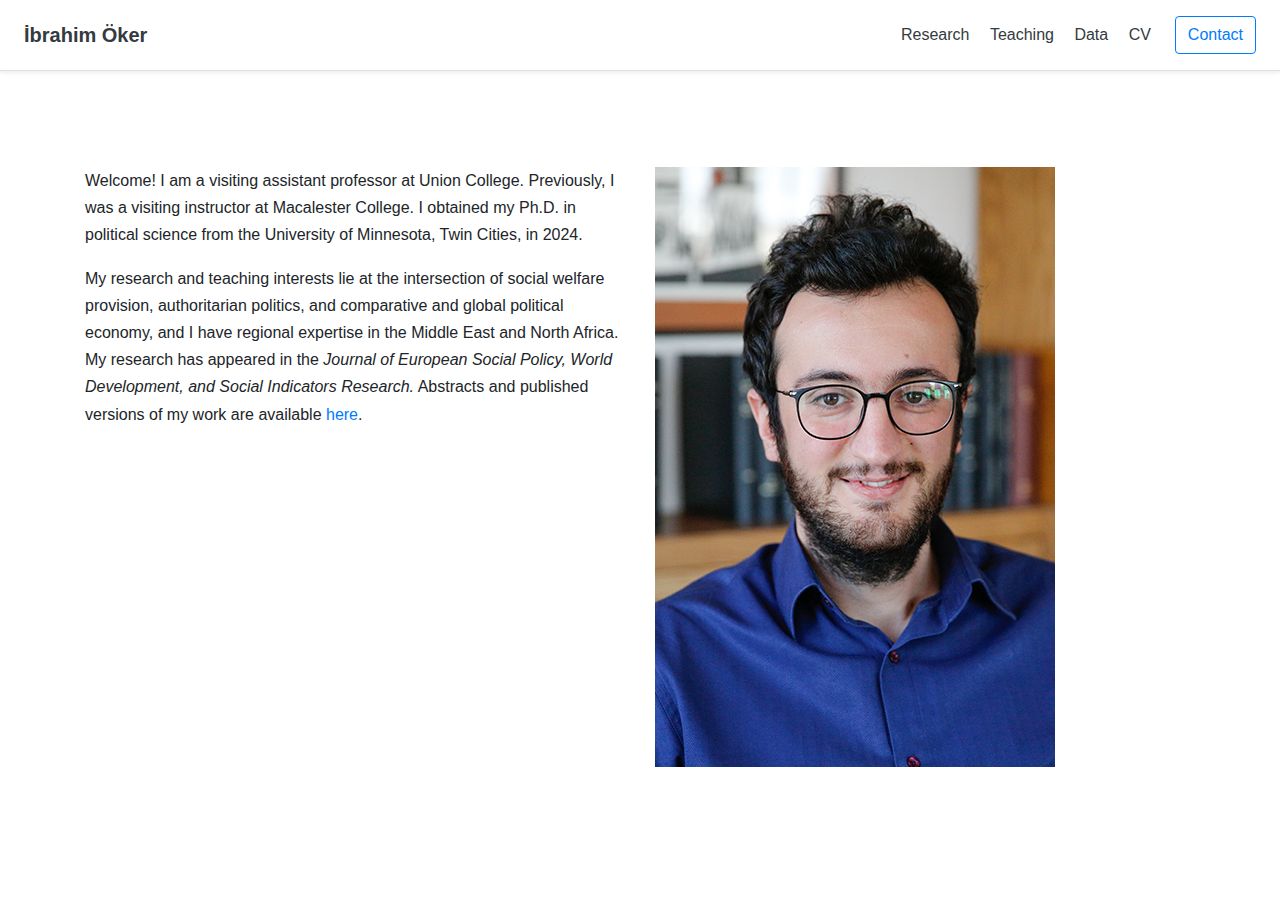
<file: index.html>
<!DOCTYPE html>
<html lang="en">  
<head>
    <meta charset="UTF-8">
    <meta http-equiv="X-UA-Compatible" content="IE=edge">
    <title>Ibrahimoker.com</title>
    <meta name="viewport" content="width=device-width, initial-scale=1">
    <link rel="stylesheet" href="https://cdn.jsdelivr.net/npm/bootstrap@4.6.0/dist/css/bootstrap.min.css">
    <!--test-->

    <link rel="stylesheet" href="assets/main.css">
    <link data-n-head="ssr" rel="shortcut icon" href="/assets/i.ico" type="image/x-icon">
    <link data-n-head="ssr" rel="icon" href="/assets/i.ico" type="image/x-icon">
    <meta name="robots" content="index, follow">
    <meta name="description" content="ibrahim oker, social welfare, middle east">

    <!-- Google tag (gtag.js) -->
    <script async src="https://www.googletagmanager.com/gtag/js?id=G-LSEZJ55XEH"></script>
    <script>
    window.dataLayer = window.dataLayer || [];
    function gtag(){dataLayer.push(arguments);}
    gtag('js', new Date());

    gtag('config', 'G-LSEZJ55XEH');
    </script>

    <script type="application/ld+json">
        {
            "@context": "https://schema.org",
            "@graph": [
            {
                "@type": "WebSite",
                "@id": "https://ibrahimoker.com/",
                "url": "https://ibrahimoker.com/",
                "name": "Ibrahim Oker",
                "description": "Visiting Assistant Professor at Union College",
                "inLanguage": "en"
            }
            ]
        }
    </script>
</head>
<body>

    <div class="d-flex flex-column flex-md-row align-items-center p-3 px-md-4 mb-3 bg-white border-bottom shadow-sm">
        <h5 class="my-0 mr-md-auto font-weight-bold"><a href="./index.html" class="text-dark">İbrahim Öker</a></h5>
        <nav class="my-2 my-md-0 mr-md-3">
            <a class="p-2 text-dark" href="./research.html">Research</a>
            <a class="p-2 text-dark" href="./teaching.html">Teaching</a>
            <a class="p-2 text-dark" href="./data.html">Data</a>
            <a class="p-2 text-dark" href="./pdf/Ibrahim_Oker_CV.pdf" target="_blank">CV</a>
        </nav>
        <a class="btn btn-outline-primary" href="./contact.html">Contact</a>
    </div>

    <div class="container page-wrapper mt-5 pt-5">
        <div class="row">
            <div class="col">
                <p>Welcome! I am a visiting assistant professor at Union College. Previously, I was a visiting instructor at Macalester College. I obtained my Ph.D. in political science from the University of Minnesota, Twin Cities, in 2024.
                    
                </p>
                    <p> 
                        My research and teaching interests lie at the intersection of social welfare provision, authoritarian politics, and comparative and global political economy, and I have regional expertise in the Middle East and North Africa. My research has appeared in the <i>Journal of European Social Policy, World Development, and Social Indicators Research.</i> 
                     
                    Abstracts and published versions of my work are available <a href="research.html">here</a>.

                
                </p>
  
          
            </div>
            <div class="col">
                <img src="assets/ibo-new.png" title="ibrahim öker" class="img-fluid" alt="">
            </div>
        </div>
    </div>
 
</body>
</html>
</file>
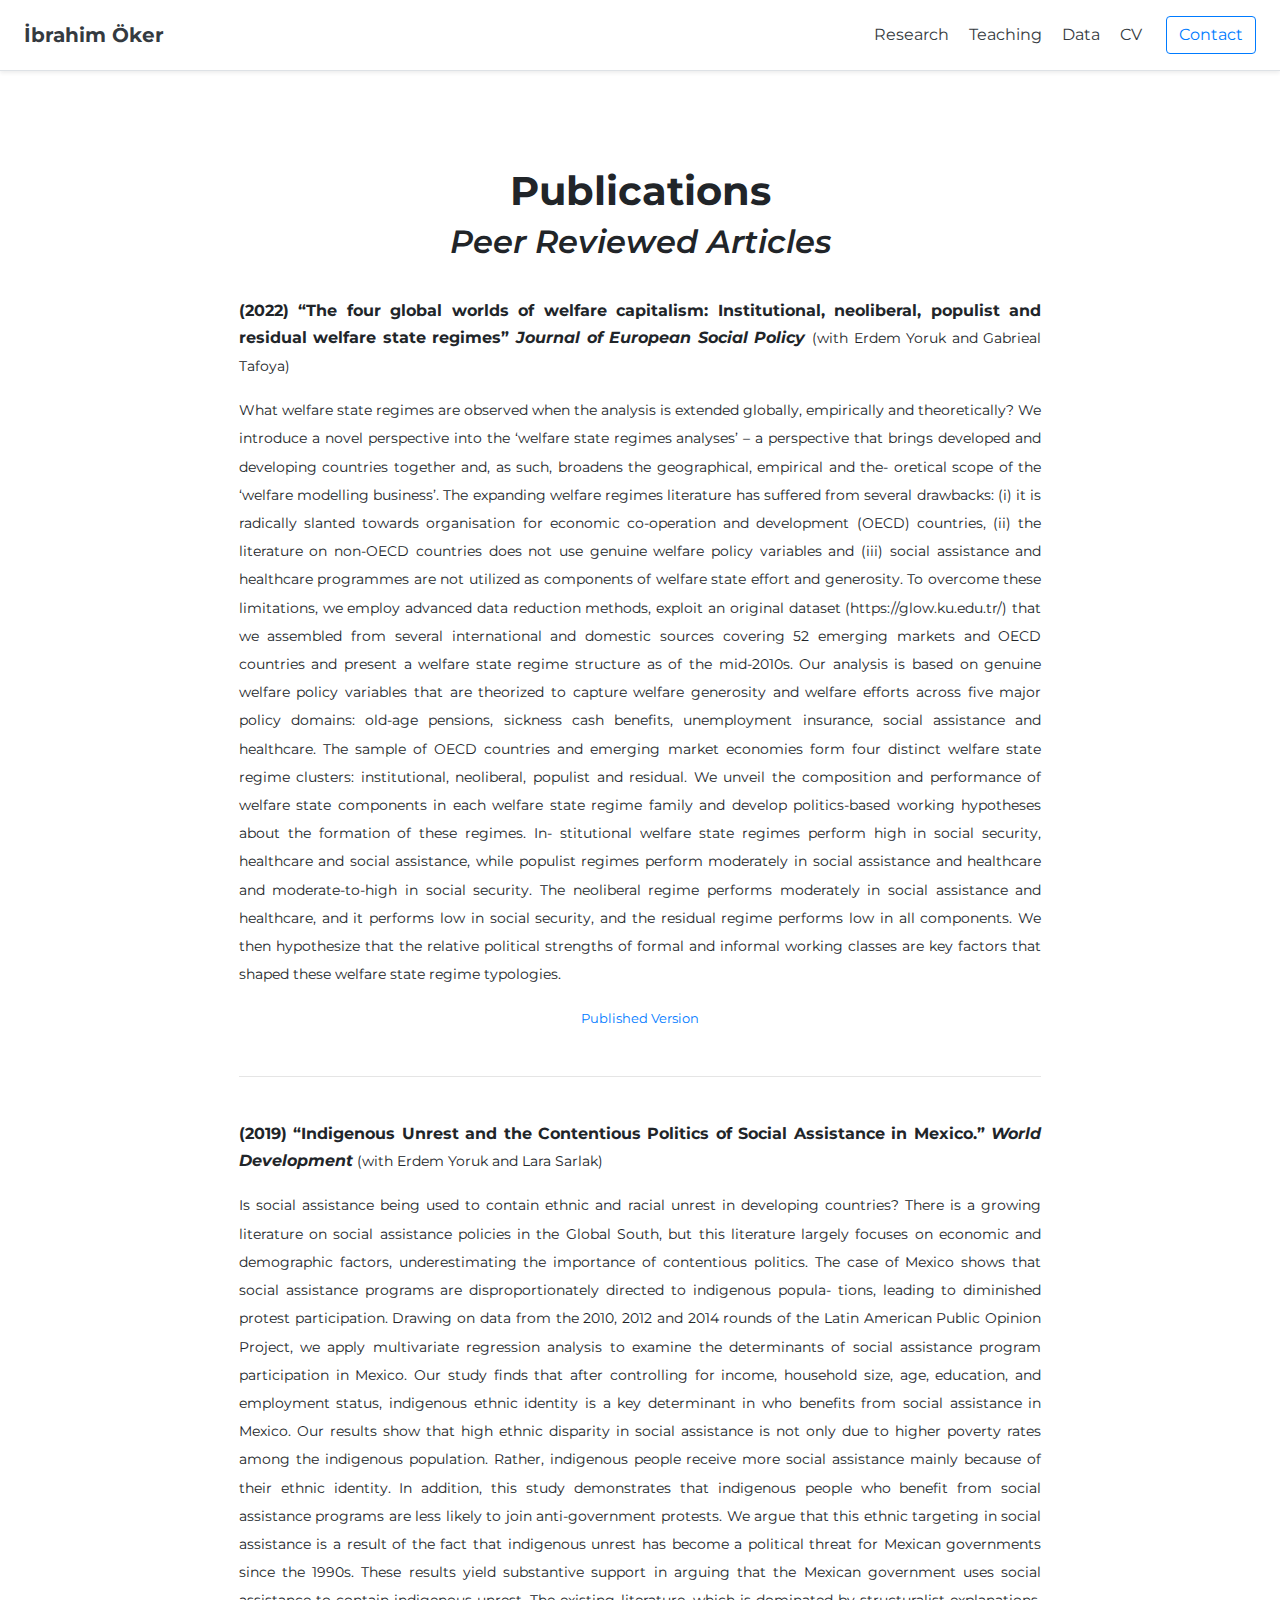
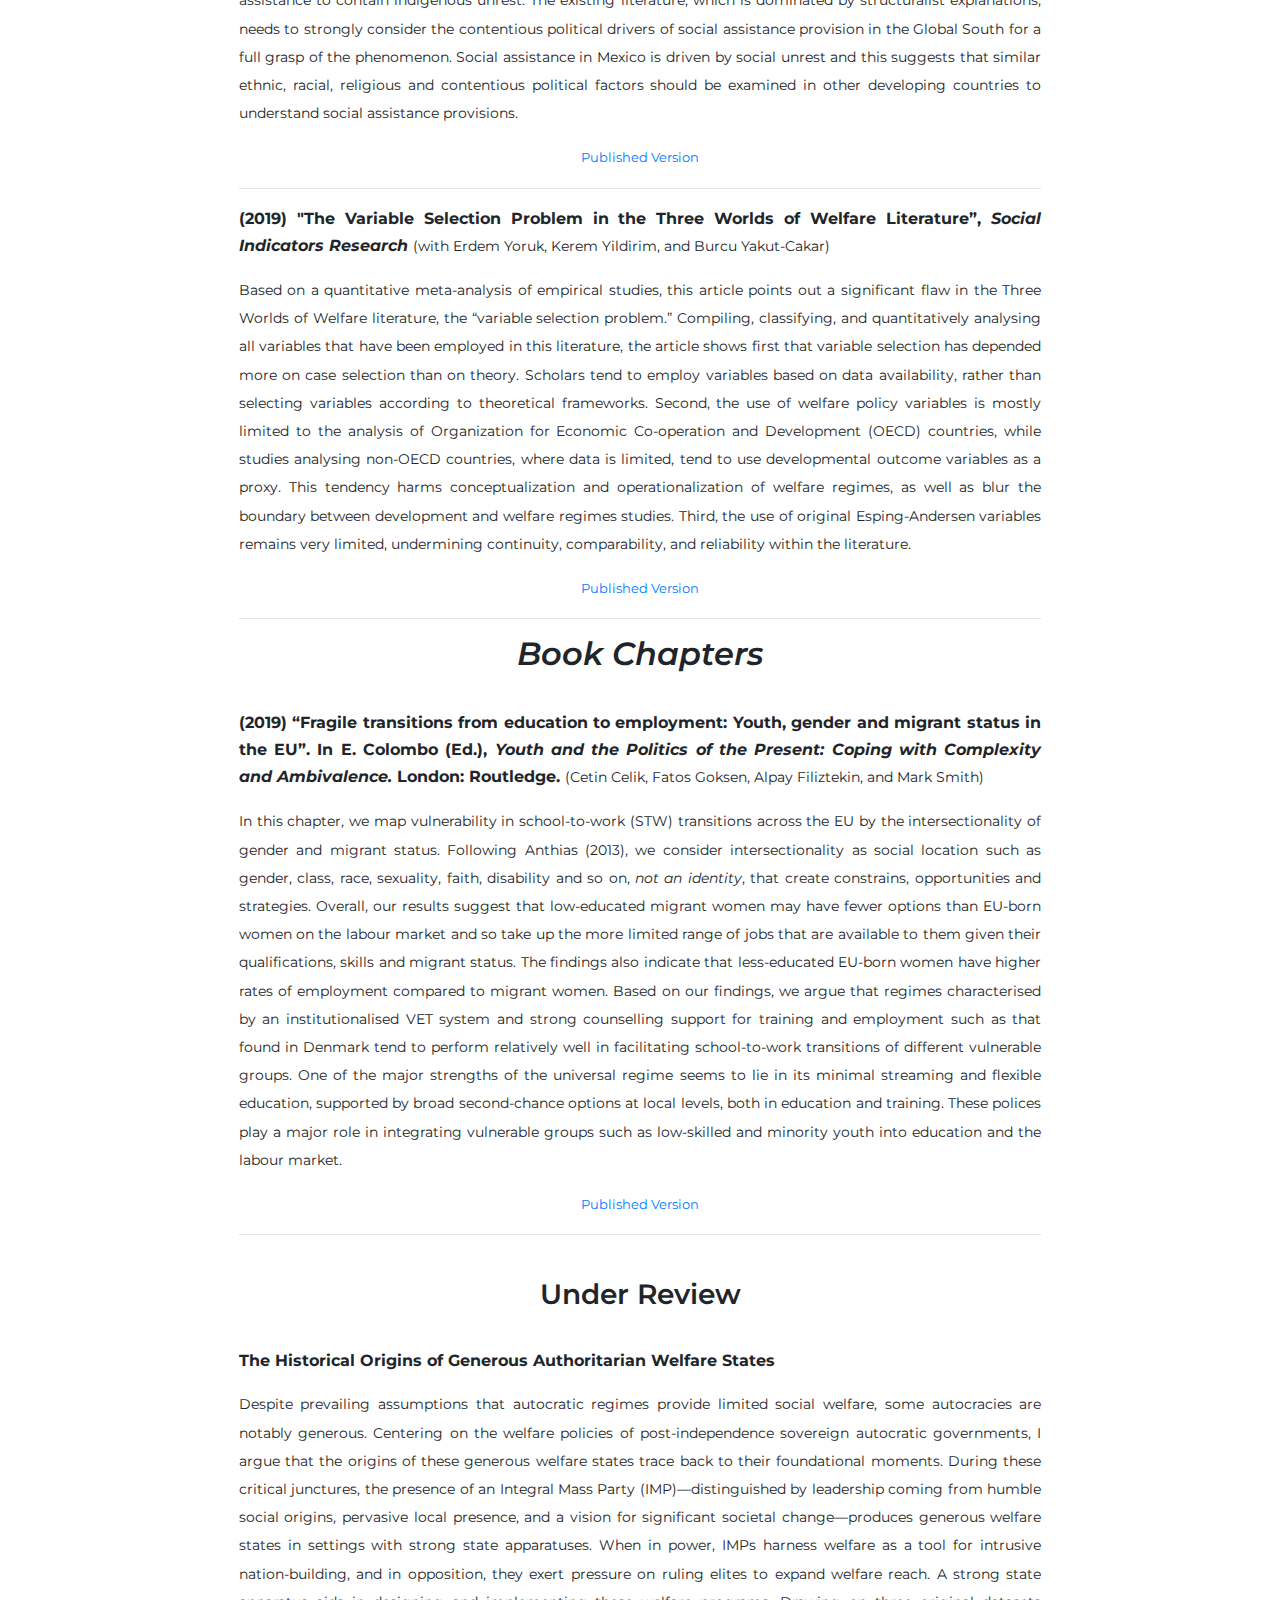
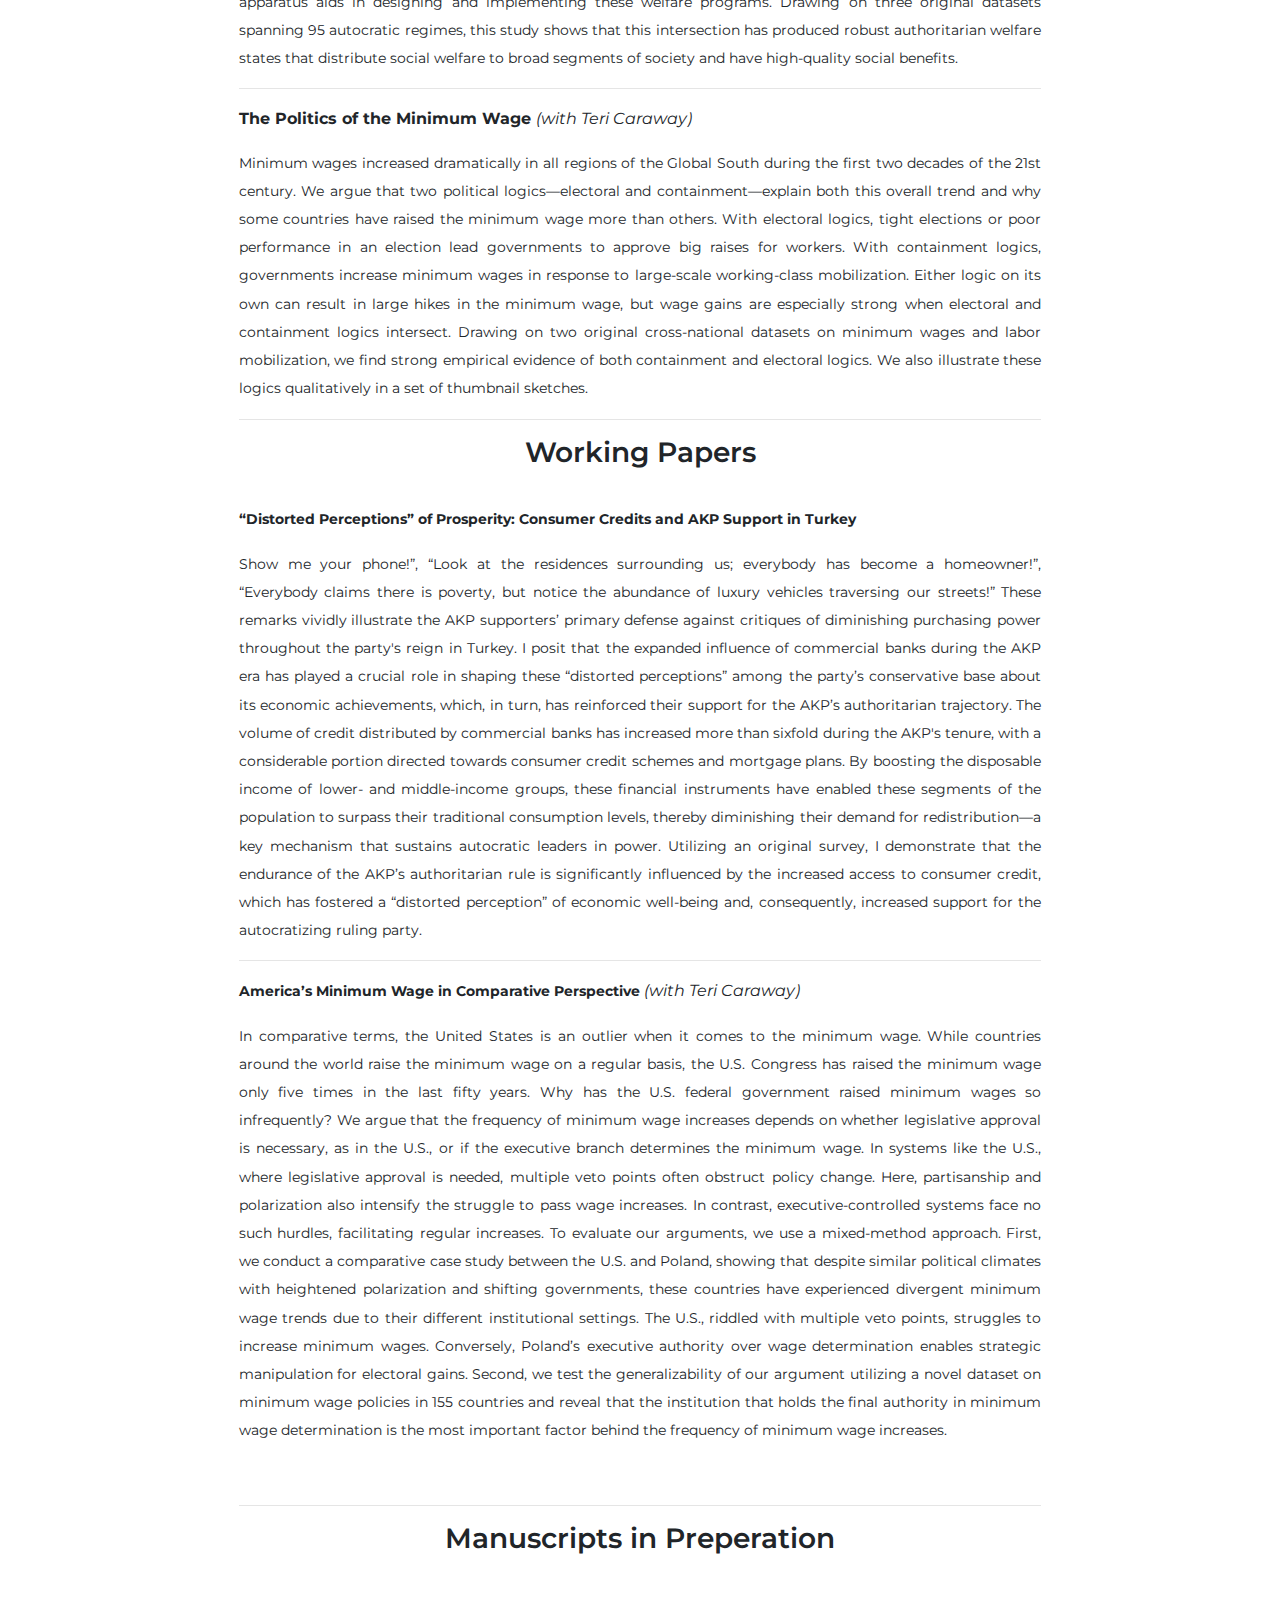
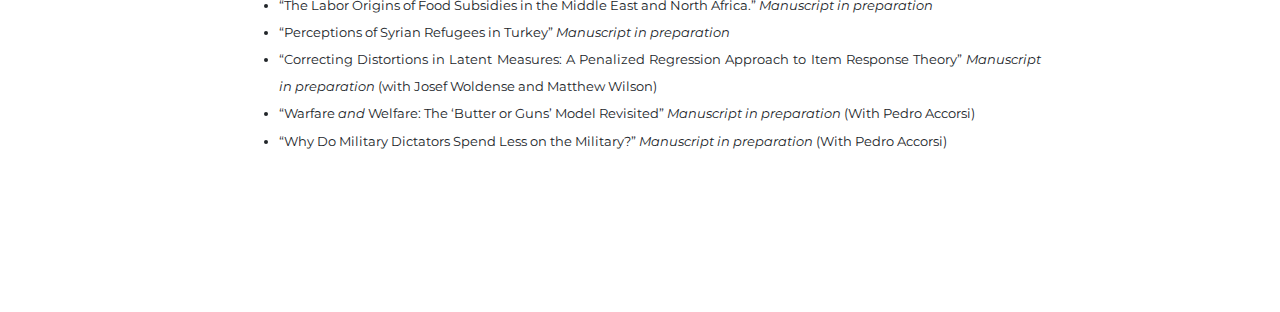
<file: research.html>
<!DOCTYPE html>
<html lang="en">
<head>
    <meta charset="UTF-8">
    <meta http-equiv="X-UA-Compatible" content="IE=edge">
    <title>Ibrahimoker.com</title>
    <meta name="viewport" content="width=device-width, initial-scale=1">
    <link rel="stylesheet" href="https://cdn.jsdelivr.net/npm/bootstrap@4.6.0/dist/css/bootstrap.min.css">

    <link rel="stylesheet" href="assets/main.css">
    <link data-n-head="ssr" rel="shortcut icon" href="/assets/i.ico" type="image/x-icon">
    <link data-n-head="ssr" rel="icon" href="/assets/i.ico" type="image/x-icon">
    <meta name="robots" content="index, follow">
    <meta name="description" content="ibrahim oker, social welfare, middle east">


    <link rel="preconnect" href="https://fonts.gstatic.com">
    <link href="https://fonts.googleapis.com/css2?family=Montserrat:wght@300;400;600;700&display=swap" rel="stylesheet">

    <!-- Google tag (gtag.js) -->
    <script async src="https://www.googletagmanager.com/gtag/js?id=G-LSEZJ55XEH"></script>
    <script>
    window.dataLayer = window.dataLayer || [];
    function gtag(){dataLayer.push(arguments);}
    gtag('js', new Date());

    gtag('config', 'G-LSEZJ55XEH');
    </script>
</head>
<body>

    <div class="d-flex flex-column flex-md-row align-items-center p-3 px-md-4 mb-3 bg-white border-bottom shadow-sm">
        <h5 class="my-0 mr-md-auto font-weight-bold"><a href="./index.html" class="text-dark">İbrahim Öker</a></h5>
        <nav class="my-2 my-md-0 mr-md-3">
            <a class="p-2 text-dark" href="./research.html">Research</a>
            <a class="p-2 text-dark" href="./teaching.html">Teaching</a>
            <a class="p-2 text-dark" href="./data.html">Data</a>
            <a class="p-2 text-dark" href="./pdf/Ibrahim_Oker_CV.pdf" target="_blank">CV</a>
        </nav>
        <a class="btn btn-outline-primary" href="./contact.html">Contact</a>
    </div>

    <div class="container page-wrapper mt-5 pt-5">
        <div class="row w-75 text-center mx-auto">
            <div class="col">
                <h1>Publications</h1>
                <div>
                <h2><i>Peer Reviewed Articles</i></h2>
                <br>
                
                <p class="text-justify"> <strong> (2022) “The four global worlds of welfare capitalism: Institutional, neoliberal, 
                    populist and residual welfare state regimes” <i>Journal of European Social Policy</i> <small>
                        (with Erdem Yoruk and Gabrieal Tafoya)</small></strong></p>
                    <p class="text-justify"><small>
                        What welfare state regimes are observed when the analysis is extended globally, empirically and theoretically? 
                        We introduce a novel perspective into the ‘welfare state regimes analyses’ – a perspective that brings 
                        developed and developing countries together and, as such, broadens the geographical, empirical and 
                        the- oretical scope of the ‘welfare modelling business’. The expanding welfare regimes literature 
                        has suffered from several drawbacks: (i) it is radically slanted towards organisation for economic 
                        co-operation and development (OECD) countries, (ii) the literature on non-OECD countries does not use 
                        genuine welfare policy variables and (iii) social assistance and healthcare programmes are not 
                        utilized as components of welfare state effort and generosity. To overcome these limitations, 
                        we employ advanced data reduction methods, exploit an original dataset (https://glow.ku.edu.tr/) 
                        that we assembled from several international and domestic sources covering 52 emerging markets and 
                        OECD countries and present a welfare state regime structure as of the mid-2010s. Our analysis 
                        is based on genuine welfare policy variables that are theorized to capture welfare generosity and 
                        welfare efforts across five major policy domains: old-age pensions, sickness cash benefits, 
                        unemployment insurance, social assistance and healthcare. The sample of OECD countries and emerging 
                        market economies form four distinct welfare state regime clusters: institutional, neoliberal, populist 
                        and residual. We unveil the composition and performance of welfare state components in each welfare 
                        state regime family and develop politics-based working hypotheses about the formation of these regimes. 
                        In- stitutional welfare state regimes perform high in social security, healthcare and social assistance, 
                        while populist regimes perform moderately in social assistance and healthcare and moderate-to-high 
                        in social security. The neoliberal regime performs moderately in social assistance and healthcare, 
                        and it performs low in social security, and the residual regime performs low in all components. 
                        We then hypothesize that the relative political strengths of formal and informal working classes are key 
                        factors that shaped these welfare state regime typologies.</small></p> 
                    <a href="./pdf/yoruk_oker_tafoya_2022.pdf" target="_blank"><small>Published Version</small></a>
                </div>
                <br>
                <hr>
                <div>
                    <br>
                    <p class="text-justify"> <strong> (2019) “Indigenous Unrest and the Contentious Politics of Social Assistance in Mexico.” 
                        <i>World Development</i><small> (with Erdem Yoruk and Lara Sarlak)</small></strong></p>
                    <p class="text-justify"><small>Is social assistance being used to contain ethnic and racial unrest in developing countries?
                         There is a growing literature on social assistance policies in the Global South, but this literature largely focuses 
                         on economic and demographic factors, underestimating the importance of contentious politics. The case of Mexico shows 
                         that social assistance programs are disproportionately directed to indigenous popula- tions, leading to diminished 
                         protest participation. Drawing on data from the 2010, 2012 and 2014 rounds of the Latin American Public Opinion Project, 
                         we apply multivariate regression analysis to examine the determinants of social assistance program participation in Mexico. 
                         Our study finds that after controlling for income, household size, age, education, and employment status, indigenous 
                         ethnic identity is a key determinant in who benefits from social assistance in Mexico. Our results show that high 
                         ethnic disparity in social assistance is not only due to higher poverty rates among the indigenous population. 
                         Rather, indigenous people receive more social assistance mainly because of their ethnic identity. 
                         In addition, this study demonstrates that indigenous people who benefit from social assistance programs are less 
                         likely to join anti-government protests. We argue that this ethnic targeting in social assistance is a result of 
                         the fact that indigenous unrest has become a political threat for Mexican governments since the 1990s. 
                         These results yield substantive support in arguing that the Mexican government uses social assistance to contain 
                         indigenous unrest. The existing literature, which is dominated by structuralist explanations, needs to strongly 
                         consider the contentious political drivers of social assistance provision in the Global South for a full grasp of 
                         the phenomenon. Social assistance in Mexico is driven by social unrest and this suggests that similar ethnic, racial, 
                         religious and contentious political factors should be examined in other developing countries to understand social 
                         assistance provisions.</small></p> 
                    <a href="./pdf/World_Development_Indigenous_unrest_and.pdf" target="_blank"><small>Published Version</small></a>
                </div>
                <hr>
                <div>
                    <p class="text-justify"> <strong>(2019) "The  Variable  Selection  Problem  in  the  Three  Worlds  of  Welfare  Literature”, 
                        <i>Social Indicators Research</i> <small>(with Erdem Yoruk, Kerem Yildirim, and Burcu Yakut-Cakar)</small></strong></p>
                    <p class="text-justify"><small>Based on a quantitative meta-analysis of empirical studies, this article points out a significant 
                        flaw in the Three Worlds of Welfare literature, the “variable selection problem.” Compiling, classifying, 
                        and quantitatively analysing all variables that have been employed in this literature, the article shows first that variable
                         selection has depended more on case selection than on theory. Scholars tend to employ variables based on data availability, 
                         rather than selecting variables according to theoretical frameworks. Second, the use of welfare policy variables is mostly 
                         limited to the analysis of Organization for Economic Co-operation and Development (OECD) countries, while studies analysing 
                         non-OECD countries, where data is limited, tend to use developmental outcome variables as a proxy. This tendency harms 
                         conceptualization and operationalization of welfare regimes, as well as blur the boundary between development and welfare 
                         regimes studies. Third, the use of original Esping-Andersen variables remains very limited, undermining continuity, 
                         comparability, and reliability within the literature.</small></p>
                    <a href="./pdf/The_Variable_Selection_Problem_in_the_Th.pdf" target="_blank"><small>Published Version</small></a>
                    <hr>
            <div>
                <h2><i>Book Chapters</i></h2>
                <br>
                <p class="text-justify"> <strong> (2019) “Fragile transitions from education to employment: Youth, gender and migrant status in the EU”. 
                    In E. Colombo (Ed.), <i>Youth and the Politics of the Present: Coping with Complexity and Ambivalence.</i> 
                    London: Routledge. <small>(Cetin Celik, Fatos Goksen, Alpay Filiztekin, and Mark Smith)</small></strong></p>
                <p class="text-justify"><small>In this chapter, we map vulnerability in school-to-work (STW) transitions across the EU by the 
                    intersectionality of gender and migrant status. Following Anthias (2013), we consider intersectionality as social 
                    location such as gender, class, race, sexuality, faith, disability and so on, <i>not an identity</i>, that create 
                    constrains, opportunities and strategies. Overall, our results suggest that low-educated migrant women may have fewer 
                    options than EU-born women on the labour market and so take up the more limited range of jobs that are available to them 
                    given their qualifications, skills and migrant status. The findings also indicate that less-educated EU-born women have 
                    higher rates of employment compared to migrant women. Based on our findings, we argue that regimes characterised by an 
                    institutionalised VET system and strong counselling support for training and employment such as that found in Denmark tend 
                    to perform relatively well in facilitating school-to-work transitions of different vulnerable groups. One of the major 
                    strengths of the universal regime seems to lie in its minimal streaming and flexible education, supported by broad second-chance
                     options at local levels, both in education and training. These polices play a major role in integrating vulnerable groups 
                     such as low-skilled and minority youth into education and the labour market.</small></p> 
                        <a href=/Users/ibrahimoker/Documents/sites/ibrahimoker.com/pdf/Fragile_Transitions_from_Education_to_E.pdf target="_blank"><small>Published Version</small></a>
            </div>
            <hr>
            <br>
            <h3><i></i>Under Review</i></h3>
             <br>
                    <p class="text-justify"> <strong> The Historical Origins of Generous Authoritarian Welfare States <i> </small> </i> </small></strong></p>
                <p class="text-justify"><small>
                    Despite prevailing assumptions that autocratic regimes provide limited social welfare, some autocracies are notably generous. Centering on the welfare policies of post-independence sovereign autocratic governments, I argue that the origins of these generous welfare states trace back to their foundational moments. During these critical junctures, the presence of an Integral Mass Party (IMP)—distinguished by leadership coming from humble social origins, pervasive local presence, and a vision for significant societal change—produces generous welfare states in settings with strong state apparatuses. When in power, IMPs harness welfare as a tool for intrusive nation-building, and in opposition, they exert pressure on ruling elites to expand welfare reach. A strong state apparatus aids in designing and implementing these welfare programs.  Drawing on three original datasets spanning 95 autocratic regimes, this study shows that this intersection has produced robust authoritarian welfare states that distribute social welfare to broad segments of society and have high-quality social benefits.    
                    </small>
            
            <hr> 
            <p class="text-justify"> <strong> The Politics of the Minimum Wage </strong> </small><i> (with Teri Caraway) </i></small></p>
                <p class="text-justify"><small>
                    Minimum wages increased dramatically in all regions of the Global South
                    during the first two decades of the 21st century. We argue that two
                    political logics—electoral and containment—explain both this overall
                    trend and why some countries have raised the minimum wage more than
                    others. With electoral logics, tight elections or poor performance in an
                    election lead governments to approve big raises for workers. With
                    containment logics, governments increase minimum wages in response
                    to large-scale working-class mobilization. Either logic on its own can
                    result in large hikes in the minimum wage, but wage gains are especially
                    strong when electoral and containment logics intersect. Drawing on two
                    original cross-national datasets on minimum wages and labor
                    mobilization, we find strong empirical evidence of both containment and
                    electoral logics. We also illustrate these logics qualitatively in a set of
                    thumbnail sketches. 
                </small<p> 
                    <hr>
                    <h3><i></i> Working Papers</i></h3> 
                    <br>
                    <p class="text-justify"> <strong> “Distorted Perceptions” of Prosperity: Consumer Credits and AKP Support in Turkey </strong> </small><i> </i></small></p>
                <p class="text-justify"><small>
                    Show me your phone!”, “Look at the residences surrounding us; everybody has become a homeowner!”, “Everybody claims there is poverty, but notice the abundance of luxury vehicles traversing our streets!” These remarks vividly illustrate the AKP supporters’ primary defense against critiques of diminishing purchasing power throughout the party's reign in Turkey. I posit that the expanded influence of commercial banks during the AKP era has played a crucial role in shaping these “distorted perceptions” among the party’s conservative base about its economic achievements, which, in turn, has reinforced their support for the AKP’s authoritarian trajectory. The volume of credit distributed by commercial banks has increased more than sixfold during the AKP's tenure, with a considerable portion directed towards consumer credit schemes and mortgage plans. By boosting the disposable income of lower- and middle-income groups, these financial instruments have enabled these segments of the population to surpass their traditional consumption levels, thereby diminishing their demand for redistribution—a key mechanism that sustains autocratic leaders in power. Utilizing an original survey, I demonstrate that the endurance of the AKP’s authoritarian rule is significantly influenced by the increased access to consumer credit, which has fostered a “distorted perception” of economic well-being and, consequently, increased support for the autocratizing ruling party.
                </p>
            </div>
            <hr>    
            <p class="text-justify"> <strong> America’s Minimum Wage in Comparative Perspective </strong> </small><i> (with Teri Caraway) </i></small></p>
                <p class="text-justify"><small>
                    In comparative terms, the United States is an outlier when it comes to the minimum wage. While countries around the world raise the minimum wage on a regular basis, the U.S. Congress has raised the minimum wage only five times in the last fifty years. Why has the U.S. federal government raised minimum wages so infrequently? We argue that the frequency of minimum wage increases depends on whether legislative approval is necessary, as in the U.S., or if the executive branch determines the minimum wage. In systems like the U.S., where legislative approval is needed, multiple veto points often obstruct policy change. Here, partisanship and polarization also intensify the struggle to pass wage increases. In contrast, executive-controlled systems face no such hurdles, facilitating regular increases. To evaluate our arguments, we use a mixed-method approach. First, we conduct a comparative case study between the U.S. and Poland, showing that despite similar political climates with heightened polarization and shifting governments, these countries have experienced divergent minimum wage trends due to their different institutional settings. The U.S., riddled with multiple veto points, struggles to increase minimum wages. Conversely, Poland’s executive authority over wage determination enables strategic manipulation for electoral gains. Second, we test the generalizability of our argument utilizing a novel dataset on minimum wage policies in 155 countries and reveal that the institution that holds the final authority in minimum wage determination is the most important factor behind the frequency of minimum wage increases. 
                </p>
            
                <br>
        
            <p> 
                <hr>
                <h3><i></i> Manuscripts in Preperation</i></h3> 
                <br>
                <ul class="text-justify">
                    <li><q>The Labor Origins of Food Subsidies in the Middle East and North Africa.</q> <i>Manuscript in preparation</i></li>
                    <li><q>Perceptions of Syrian Refugees in Turkey</q> <i>Manuscript in preparation</i></li>
                    <li><q>Correcting Distortions in Latent Measures: A Penalized Regression Approach to Item Response Theory</q> <i>Manuscript in preparation</i> (with Josef Woldense and Matthew Wilson)</li>
                    <li><q>Warfare <i>and</i> Welfare: The <q>Butter or Guns</q> Model Revisited</q> <i>Manuscript in preparation</i> (With Pedro Accorsi)</li>
                    <li><q>Why Do Military Dictators Spend Less on the Military?</q> <i>Manuscript in preparation</i> (With Pedro Accorsi)</li>
                </ul>
                </p>
                <br>
                <br>
                <br>
                <br>
                <br>
                
                </div>
            </div>
        </div>
    </div>
    
 
</body>
</html>
</file>
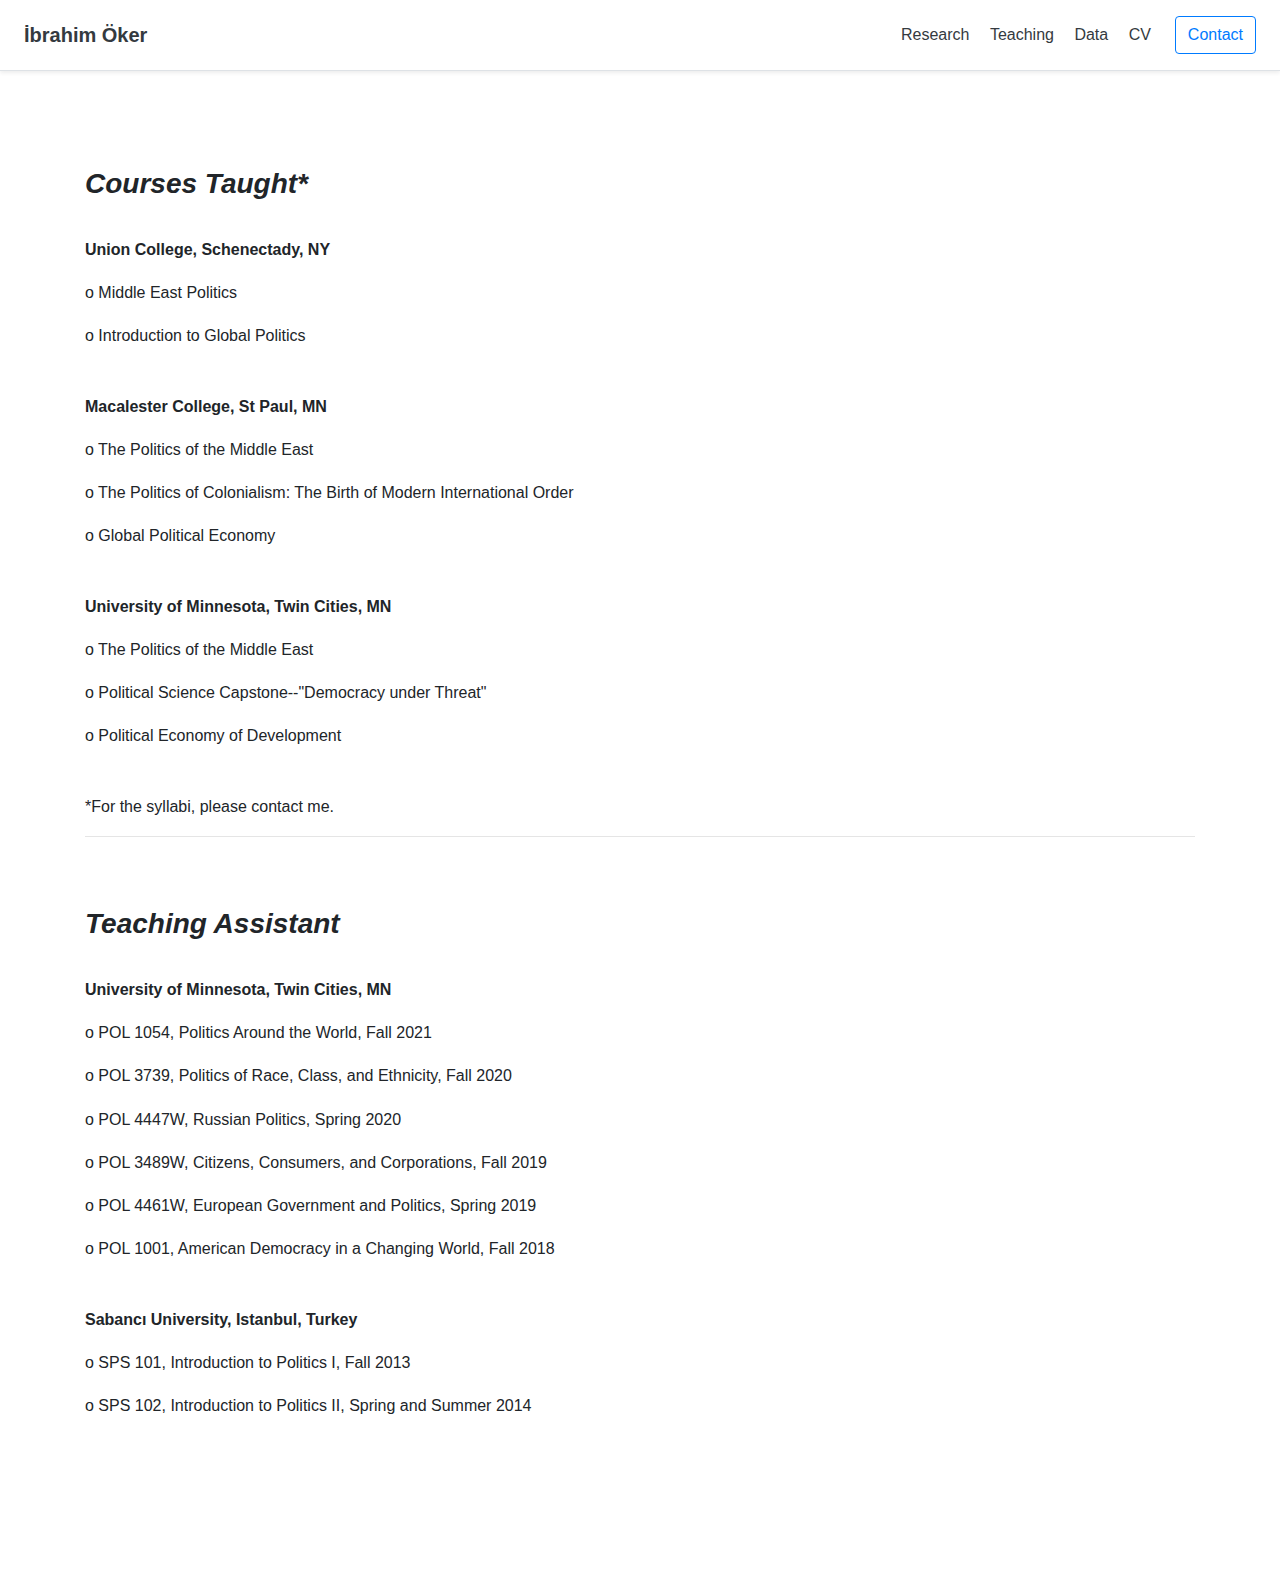
<file: teaching.html>
<!DOCTYPE html>
<html lang="en">
<head>
    <meta charset="UTF-8">
    <meta http-equiv="X-UA-Compatible" content="IE=edge">
    <title>Ibrahimoker.com</title>
    <meta name="viewport" content="width=device-width, initial-scale=1">
    <link rel="stylesheet" href="https://cdn.jsdelivr.net/npm/bootstrap@4.6.0/dist/css/bootstrap.min.css">

    <link rel="stylesheet" href="assets/main.css">
    <link data-n-head="ssr" rel="shortcut icon" href="/assets/i.ico" type="image/x-icon">
    <link data-n-head="ssr" rel="icon" href="/assets/i.ico" type="image/x-icon">
    <meta name="robots" content="index, follow">
    <meta name="description" content="political economy of development">

    <!-- Google tag (gtag.js) -->
    <script async src="https://www.googletagmanager.com/gtag/js?id=G-LSEZJ55XEH"></script>
    <script>
    window.dataLayer = window.dataLayer || [];
    function gtag(){dataLayer.push(arguments);}
    gtag('js', new Date());

    gtag('config', 'G-LSEZJ55XEH');
    </script>
</head>
<body>

    <div class="d-flex flex-column flex-md-row align-items-center p-3 px-md-4 mb-3 bg-white border-bottom shadow-sm">
        <h5 class="my-0 mr-md-auto font-weight-bold"><a href="./index.html" class="text-dark">İbrahim Öker</a></h5>
        <nav class="my-2 my-md-0 mr-md-3">
            <a class="p-2 text-dark" href="./research.html">Research</a>
            <a class="p-2 text-dark" href="./teaching.html">Teaching</a>
            <a class="p-2 text-dark" href="./data.html">Data</a>
            <a class="p-2 text-dark" href="./pdf/Ibrahim_Oker_CV.pdf" target="_blank">CV</a>
        </nav>
        <a class="btn btn-outline-primary" href="./contact.html">Contact</a>
    </div>

    <div class="container page-wrapper mt-5 pt-5">
        <div class="row">
            <div class="col">
                <h3><i>Courses Taught*</i></h3>
            
                <br>
                <p> <strong> Union College, Schenectady, NY</strong> </p>
                    </p>    o Middle East Politics</p></a>
                    </p>    o Introduction to Global Politics</p></a>
                    <br>
                <p> <strong> Macalester College, St Paul, MN</strong> </p>
                    </p>    o The Politics of the Middle East</p></a>
                    </p>    o The Politics of Colonialism: The Birth of Modern International Order</p></a>
                    </p>    o Global Political Economy</p></a>
                    <br>
                <p> <strong> University of Minnesota, Twin Cities, MN</strong> </p>
                    </p>    o The Politics of the Middle East</p></a>
                    </p>    o Political Science Capstone--"Democracy under Threat"</p></a>
                    </p>    o Political Economy of Development </p></a>    
                <br>
                <p> *For the syllabi, please contact me.
                </p> 
                 <hr>
                
                  <br>
                  <br>
                    <h3><i>Teaching Assistant</i></h3>
                    <br>
                <p><strong> University of Minnesota, Twin Cities, MN</strong><p>
                   
                    <p> o	POL 1054, Politics Around the World, Fall 2021 </p>
                    <p> o	POL 3739, Politics of Race, Class, and Ethnicity, Fall 2020 </p>
                    <p> o	POL 4447W, Russian Politics, Spring 2020 </p>
                    <p> o	POL 3489W, Citizens, Consumers, and Corporations, Fall 2019 </p>
                    <p> o	POL 4461W, European Government and Politics, Spring 2019 </p>
                    <p> o	POL 1001, American Democracy in a Changing World, Fall 2018 </p>
                    
                       <br> 
                <p><strong> Sabancı University, Istanbul, Turkey <p></strong>
                    <p> o	SPS 101, Introduction to Politics I, Fall 2013 </p>
                     <p> o	SPS 102, Introduction to Politics II, Spring and Summer 2014 </p>
                     <br>
                     <br>
                     <br>
                     <br>
                     <br>
                
            </div>
        </div>
    </div>
 
</body>
</html>
</file>
<file: assets/main.css>
body,
* {
  font-family: 'Montserrat', sans-serif;
}
h1 {
  font-weight: 700;
}
h2,
h3,
h4 {
  font-weight: 600;
}
nav a {
  text-decoration: none;
}
nav a:hover {
  text-decoration: underline;
}
.page-wrapper {
  line-height: 1.7rem;
}
.page-wrapper p small {
  font-size: 14px;
}
/* 
    1- sol altta herhangi bir yere tikla
    2- terminal
    3- git status (yapilan degisiklik'
    4- git add . (yapilan degisiklikleri gondermek/kaydetmek)
    5- git commit -m "update"
    6- git push origin master 
*/
</file>
